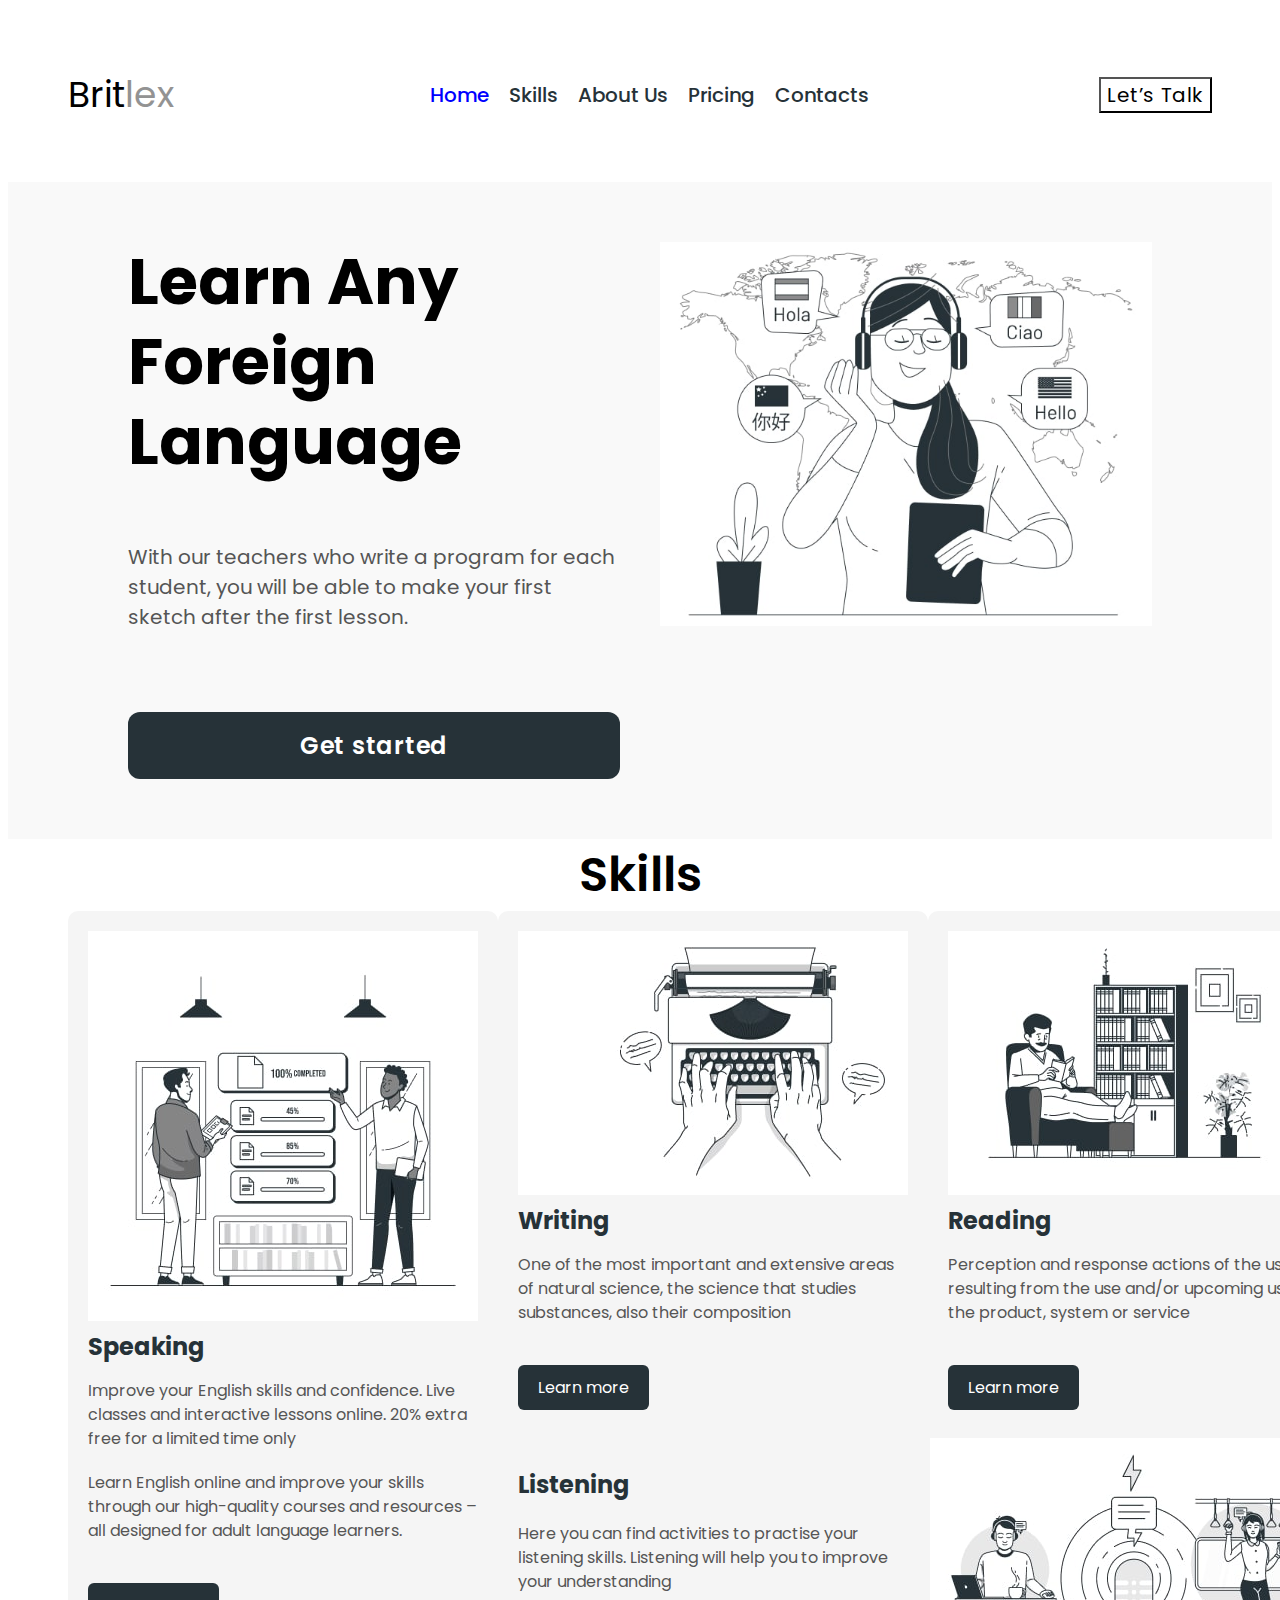
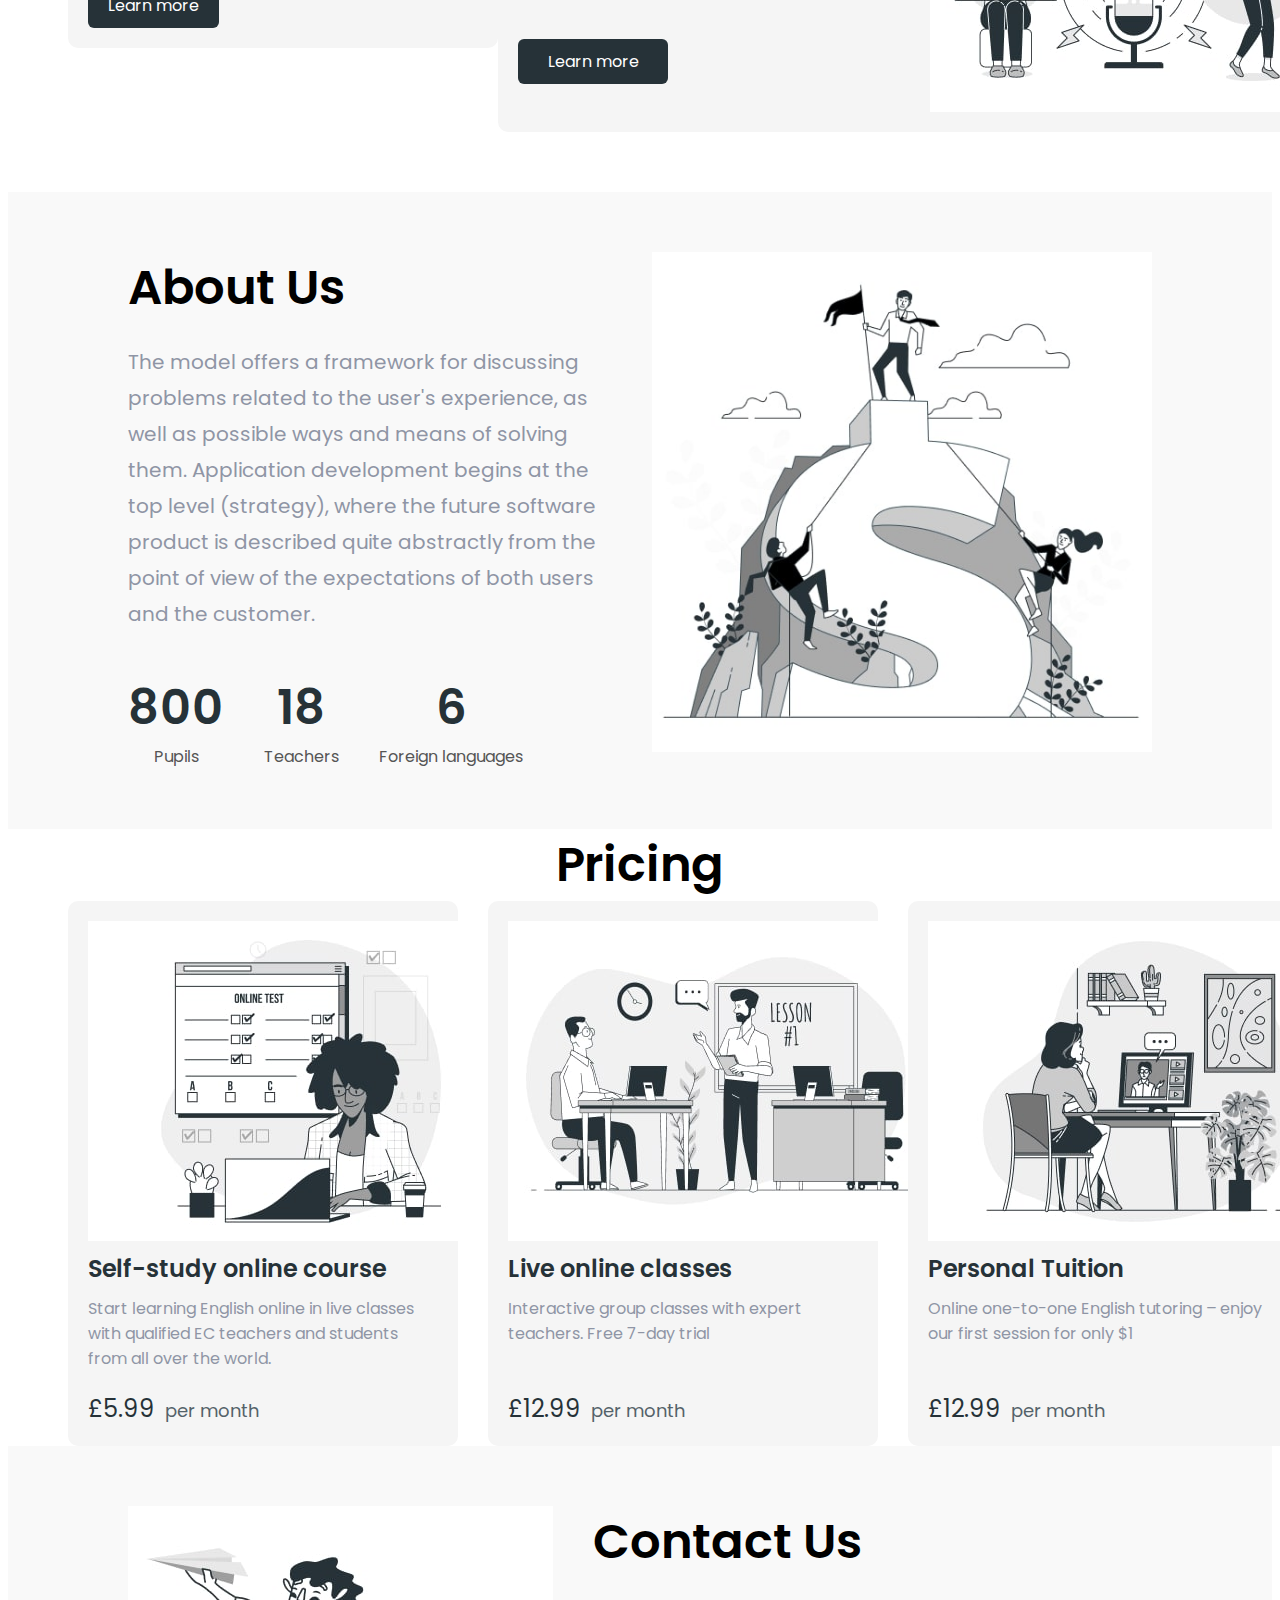
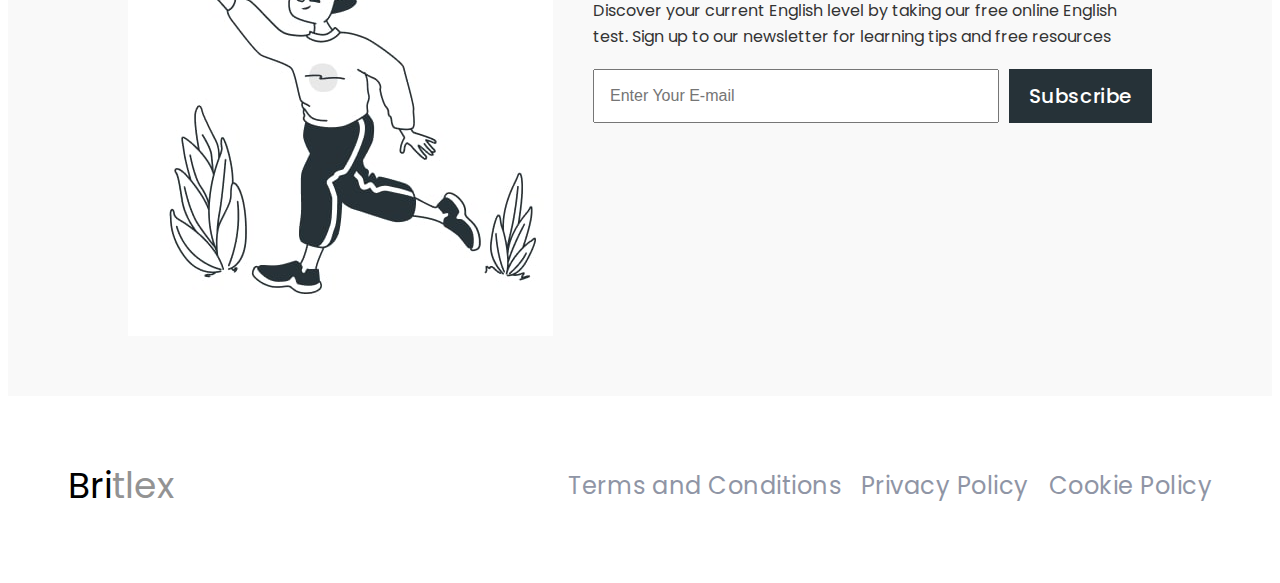
<file: Britlex/index.html>
<!DOCTYPE html>
<html lang="en">

<head>
    <meta charset="UTF-8">
    <meta name="viewport" content="width=device-width, initial-scale=1.0">
    <title>Britlex</title>
    <link rel="preconnect" href="https://fonts.googleapis.com">
    <link rel="preconnect" href="https://fonts.gstatic.com" crossorigin>
    <link href="https://fonts.googleapis.com/css2?family=Poppins:wght@400;500;600&display=swap" rel="stylesheet">
    <link rel="stylesheet" href="https://cdnjs.cloudflare.com/ajax/libs/modern-normalize/3.0.1/modern-normalize.min.css"
        integrity="sha512-q6WgHqiHlKyOqslT/lgBgodhd03Wp4BEqKeW6nNtlOY4quzyG3VoQKFrieaCeSnuVseNKRGpGeDU3qPmabCANg=="
        crossorigin="anonymous" referrerpolicy="no-referrer" />
    <link rel="stylesheet" href="styles.css">
</head>

<body>
    <header class="header">
        <nav class="nav">
            <a class="logo" href="index.html">Brit<span class="logo-part">lex</span></a>
            <ul class="nav-list">
                <li><a class="nav-link current" href="index.html">Home</a></li>
                <li><a class="nav-link" href="./skills.html">Skills</a></li>
                <li><a class="nav-link" href="./about.html">About Us</a></li>
                <li><a class="nav-link" href="./pricing.html">Pricing</a></li>
                <li><a class="nav-link" href="./contact.html">Contacts</a></li>
            </ul>
        </nav>
        <button class="header-btn" type="button">Let’s Talk</button>
    </header>
    <main>
        <!-- hero -->
        <section class="hero">
            <h1 class="hero-title">Learn
                Any Foreign
                Language</h1>
            <p class="hero-text">With our teachers who write a program for
                each student, you will be able to make your
                first sketch after the first lesson.</p>
            <button class="hero-btn">Get started</button>
            <img class="hero-image" src="./images/learning-languages-min.jpg" alt="girl listen audio" width="654">
        </section>
        <!-- skills -->
        <section>
            <h2 class="section-title skills-title">Skills</h2>
            <ul class="skills-list">
                <li class="skills-item">
                    <img src="./images/shared-goals-min.jpg" alt="two man speak" width="390">
                    <h3 class="skills-subtitle">Speaking</h3>
                    <p class="skills-text">Improve your English skills and confidence.
                        Live classes and interactive lessons online.
                        20% extra free for a limited time only</p>

                    <p class="skills-text"> Learn English online and improve your
                        skills through our high-quality courses
                        and resources – all designed for adult language learners.</p>

                    <a class="skills-link" href="">Learn more</a>
                </li>
                <li class="skills-item">
                    <img src="./images/typewriter-min.jpg" alt="writing" width="390">
                    <h3 class="skills-subtitle">Writing</h3>
                    <p class="skills-text">One of the most important and extensive
                        areas of natural science, the science that
                        studies substances, also their composition</p>
                    <a class="skills-link" href="">Learn more</a>
                </li>
                <li class="skills-item">
                    <img src="./images/house-bookshelves-min.jpg" alt="reading" width="390">
                    <h3 class="skills-subtitle">Reading</h3>
                    <p class="skills-text">Perception and response actions of the user
                        resulting from the use and/or upcoming use
                        of the product, system or service</p>
                    <a class="skills-link" href="">Learn more</a>
                </li>
                <li class="skills-item">
                    <div class="skills-content">
                        <div class="skills-text-wrapper">
                            <h3 class="skills-subtitle">Listening</h3>
                            <p class="skills-text">Here you can find activities to practise
                                your listening skills. Listening will help you to improve your understanding</p>
                            <a class="skills-link" href="">Learn more</a>
                        </div>
                        <img src="./images/podcast-audience-min.jpg" alt="podcast" width="408" class="skills-image">
                    </div>
                </li>
            </ul>
        </section>
        <!-- About -->
        <section class="about">
            <div class="about-text-container">
                <h2 class="section-title">About Us</h2>
                <p class="about-text">The model offers a framework for discussing problems related to the user's
                    experience, as well as possible ways and means of solving them. Application development begins at
                    the top
                    level (strategy), where the future software product is described quite abstractly from the point of
                    view of
                    the expectations of both users and the customer.
                </p>
                <ul class="about-list">
                    <li>
                        <p class="about-num">800</p>
                        <p class="about-desk">Pupils</p>
                    </li>
                    <li>
                        <p class="about-num">18</p>
                        <p class="about-desk">Teachers</p>
                    </li>
                    <li>
                        <p class="about-num">6</p>
                        <p class="about-desk">Foreign languages</p>
                    </li>
                </ul>
            </div>
            <img src="./images/business-competition-min.jpg" alt="business competition" width="540">
        </section>
        <!-- Pricing -->
        <section>
            <h2 class="section-title pricing-title">Pricing</h2>
            <ul class="pricing-list">
                <li class="pricing-item">
                    <img src="./images/online-min.jpg" alt="online lessons" width="426">
                    <h3 class="pricing-subtitle">Self-study online course</h3>
                    <p class="pricing-text">Start learning English online in live classes with qualified EC teachers and
                        students from all over the world.</p>
                    <div class="pricing-footer">
                        <span class="pricing-num">£5.99</span>
                        <p class="pricing-desk">per month</p>
                    </div>
                </li>

                <li class="pricing-item">
                    <img src="./images/lesson-min.jpg" alt="lessons" width="426">
                    <h3 class="pricing-subtitle">Live online classes</h3>
                    <p class="pricing-text">Interactive group classes with expert teachers. Free 7-day trial</p>
                    <div class="pricing-footer">
                        <span class="pricing-num">£12.99</span>
                        <p class="pricing-desk">per month</p>
                    </div>
                </li>

                <li class="pricing-item">
                    <img src="./images/webinar-min.jpg" alt="online webinar" width="426">
                    <h3 class="pricing-subtitle">Personal Tuition</h3>
                    <p class="pricing-text">Online one-to-one English tutoring – enjoy our first session for only $1</p>
                    <div class="pricing-footer">
                        <span class="pricing-num">£12.99</span>
                        <p class="pricing-desk">per month</p>
                    </div>
                </li>
            </ul>
        </section>
        <!-- Contact Us -->
        <section class="contact">
            <img src="./images/contact-min.jpg" alt="boy" width="425">
            <div class="contact-content">
                <h2 class="section-title contact-title">Contact Us</h2>
                <p class="contact-text">
                    Discover your current English level by taking our free online English test. Sign up
                    to our newsletter for learning tips and free resources
                </p>
                <form class="contact-form">
                    <input class="contact-input" placeholder="Enter Your E-mail" type="email">
                    <button class="contact-btn" type="submit">Subscribe</button>
                </form>
            </div>
        </section>
    </main>
    <footer class="footer">
        <a class="logo" href="">Bri<span class="logo-part">tlex</span></a>
        <ul class="footer-list">
            <li><a class="footer-link" href="">Terms and Conditions</a></li>
            <li><a class="footer-link" href="">Privacy Policy</a></li>
            <li><a class="footer-link" href="">Cookie Policy</a></li>
        </ul>
    </footer>
</body>

</html>
</file>
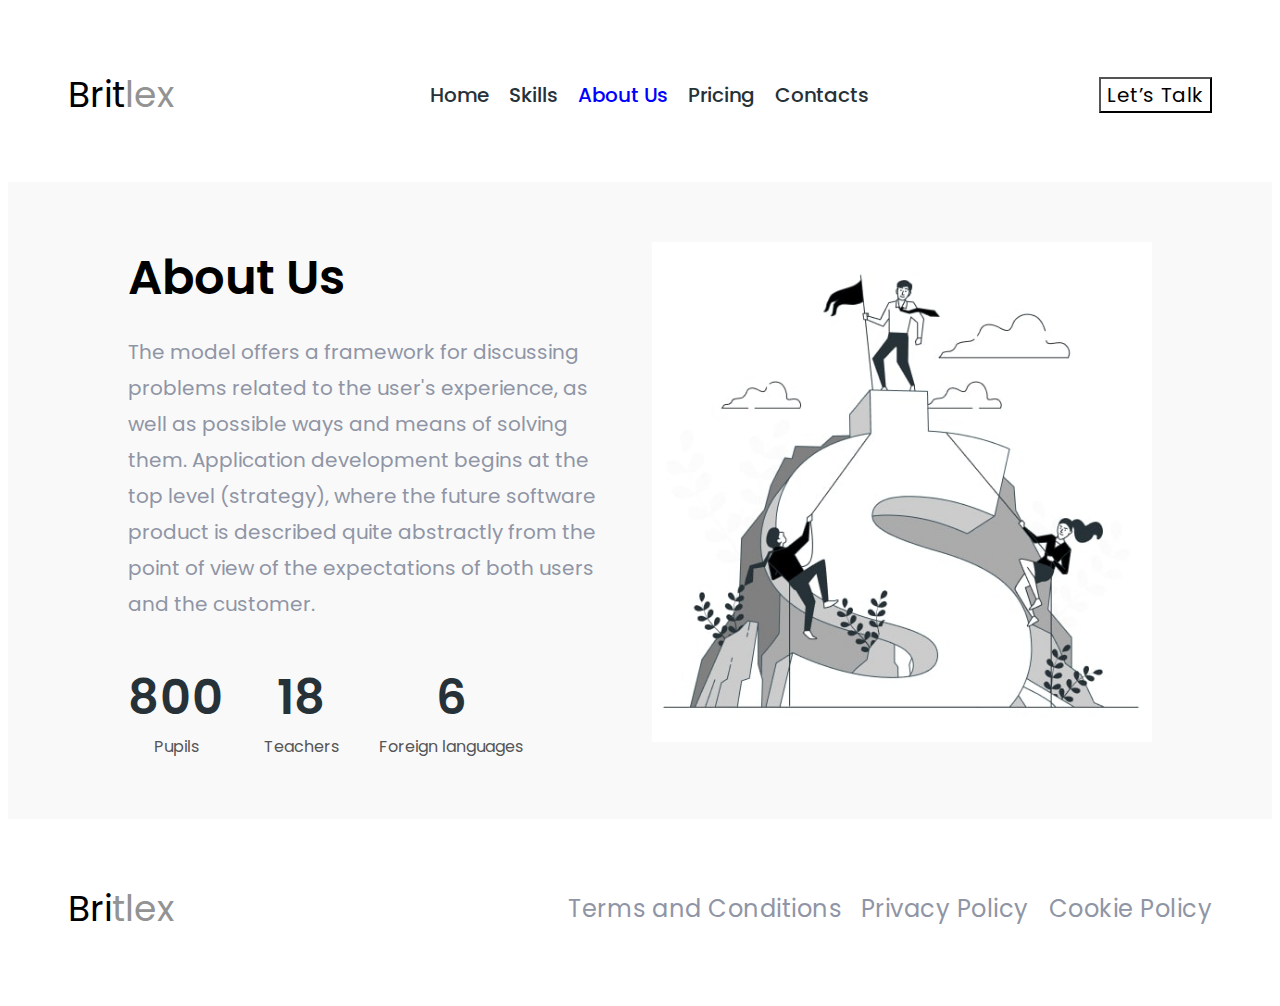
<file: Britlex/about.html>
<!DOCTYPE html>
<html lang="en">

<head>
    <meta charset="UTF-8">
    <meta name="viewport" content="width=device-width, initial-scale=1.0">
    <title>Britlex</title>
    <link rel="preconnect" href="https://fonts.googleapis.com">
    <link rel="preconnect" href="https://fonts.gstatic.com" crossorigin>
    <link href="https://fonts.googleapis.com/css2?family=Poppins:wght@400;500;600&display=swap" rel="stylesheet">
    <link rel="stylesheet" href="https://cdnjs.cloudflare.com/ajax/libs/modern-normalize/3.0.1/modern-normalize.min.css"
        integrity="sha512-q6WgHqiHlKyOqslT/lgBgodhd03Wp4BEqKeW6nNtlOY4quzyG3VoQKFrieaCeSnuVseNKRGpGeDU3qPmabCANg=="
        crossorigin="anonymous" referrerpolicy="no-referrer" />
    <link rel="stylesheet" href="styles.css">
</head>

<body>
    <header class="header">
        <nav class="nav">
            <a class="logo" href="index.html">Brit<span class="logo-part">lex</span></a>
            <ul class="nav-list">
                <li><a class="nav-link " href="index.html">Home</a></li>
                <li><a class="nav-link" href="./skills.html">Skills</a></li>
                <li><a class="nav-link current" href="./about.html">About Us</a></li>
                <li><a class="nav-link" href="./pricing.html">Pricing</a></li>
                <li><a class="nav-link" href="./contact.html">Contacts</a></li>
            </ul>
        </nav>
        <button class="header-btn" type="button">Let’s Talk</button>
    </header>
    <main>
        <section class="about">
            <div class="about-text-container">
                <h2 class="section-title">About Us</h2>
                <p class="about-text">The model offers a framework for discussing problems related to the user's
                    experience, as well as possible ways and means of solving them. Application development begins at
                    the top
                    level (strategy), where the future software product is described quite abstractly from the point of
                    view of
                    the expectations of both users and the customer.
                </p>
                <ul class="about-list">
                    <li>
                        <p class="about-num">800</p>
                        <p class="about-desk">Pupils</p>
                    </li>
                    <li>
                        <p class="about-num">18</p>
                        <p class="about-desk">Teachers</p>
                    </li>
                    <li>
                        <p class="about-num">6</p>
                        <p class="about-desk">Foreign languages</p>
                    </li>
                </ul>
            </div>
            <img src="./images/business-competition-min.jpg" alt="business competition" width="540">
        </section>
        <footer class="footer">
            <a class="logo" href="">Bri<span class="logo-part">tlex</span></a>
            <ul class="footer-list">
                <li><a class="footer-link" href="">Terms and Conditions</a></li>
                <li><a class="footer-link" href="">Privacy Policy</a></li>
                <li><a class="footer-link" href="">Cookie Policy</a></li>
            </ul>
        </footer>
    </main>
</body>

</html>
</file>
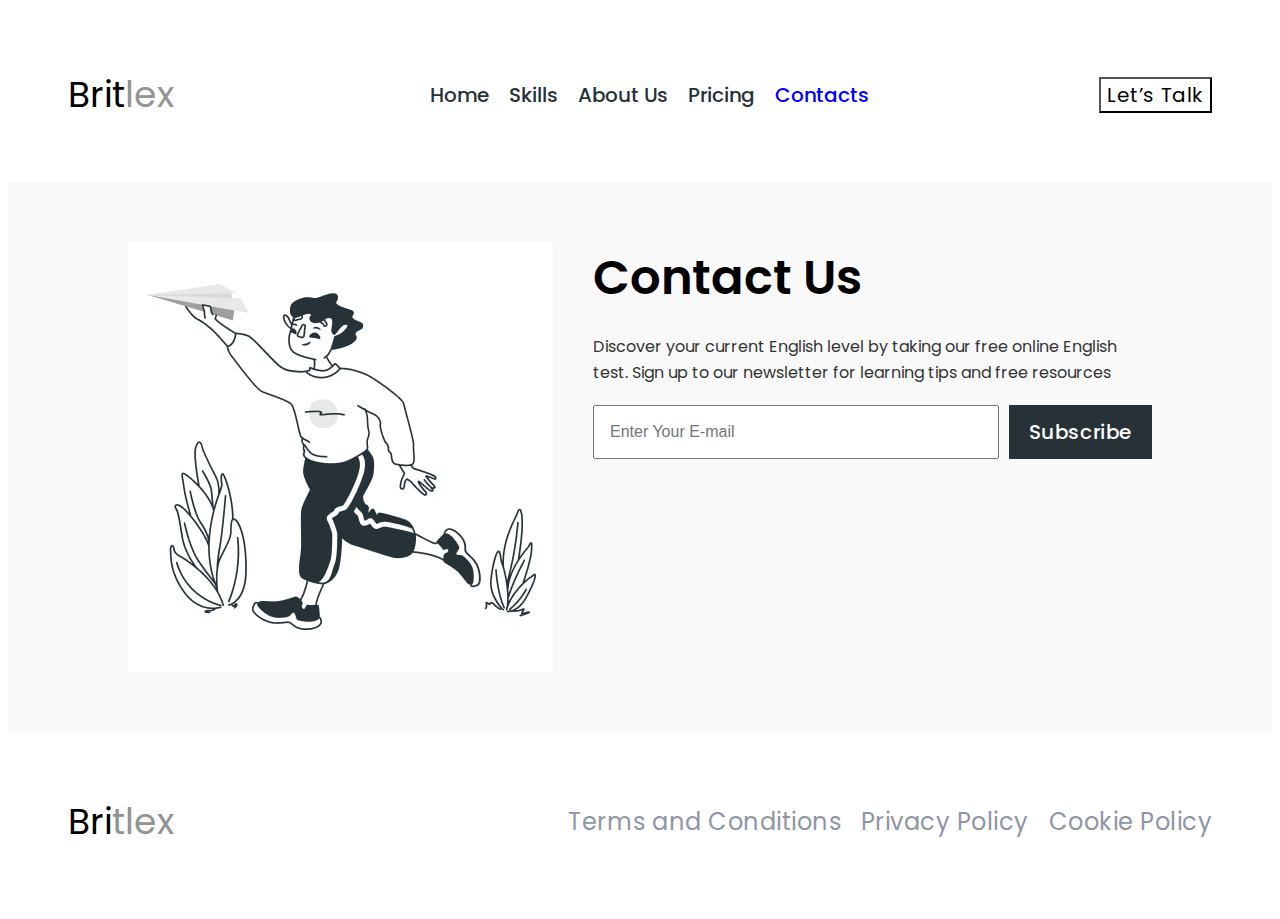
<file: Britlex/contact.html>
<!DOCTYPE html>
<html lang="en">

<head>
    <meta charset="UTF-8">
    <meta name="viewport" content="width=device-width, initial-scale=1.0">
    <title>Britlex</title>
    <link rel="preconnect" href="https://fonts.googleapis.com">
    <link rel="preconnect" href="https://fonts.gstatic.com" crossorigin>
    <link href="https://fonts.googleapis.com/css2?family=Poppins:wght@400;500;600&display=swap" rel="stylesheet">
    <link rel="stylesheet" href="https://cdnjs.cloudflare.com/ajax/libs/modern-normalize/3.0.1/modern-normalize.min.css"
        integrity="sha512-q6WgHqiHlKyOqslT/lgBgodhd03Wp4BEqKeW6nNtlOY4quzyG3VoQKFrieaCeSnuVseNKRGpGeDU3qPmabCANg=="
        crossorigin="anonymous" referrerpolicy="no-referrer" />
    <link rel="stylesheet" href="styles.css">
</head>

<body>
    <header class="header">
        <nav class="nav">
            <a class="logo" href="index.html">Brit<span class="logo-part">lex</span></a>
            <ul class="nav-list">
                <li><a class="nav-link " href="index.html">Home</a></li>
                <li><a class="nav-link" href="./skills.html">Skills</a></li>
                <li><a class="nav-link" href="./about.html">About Us</a></li>
                <li><a class="nav-link" href="./pricing.html">Pricing</a></li>
                <li><a class="nav-link current" href="./contact.html">Contacts</a></li>
            </ul>
        </nav>
        <button class="header-btn" type="button">Let’s Talk</button>
    </header>
    <main>
        <section class="contact">
            <img src="./images/contact-min.jpg" alt="boy" width="425">
            <div class="contact-content">
                <h2 class="section-title contact-title">Contact Us</h2>
                <p class="contact-text">
                    Discover your current English level by taking our free online English test. Sign up
                    to our newsletter for learning tips and free resources
                </p>
                <form class="contact-form">
                    <input class="contact-input" placeholder="Enter Your E-mail" type="email">
                    <button class="contact-btn" type="submit">Subscribe</button>
                </form>
            </div>
        </section>
    </main>
    <footer class="footer">
        <a class="logo" href="">Bri<span class="logo-part">tlex</span></a>
        <ul class="footer-list">
            <li><a class="footer-link" href="">Terms and Conditions</a></li>
            <li><a class="footer-link" href="">Privacy Policy</a></li>
            <li><a class="footer-link" href="">Cookie Policy</a></li>
        </ul>
    </footer>
</body>

</html>
</file>
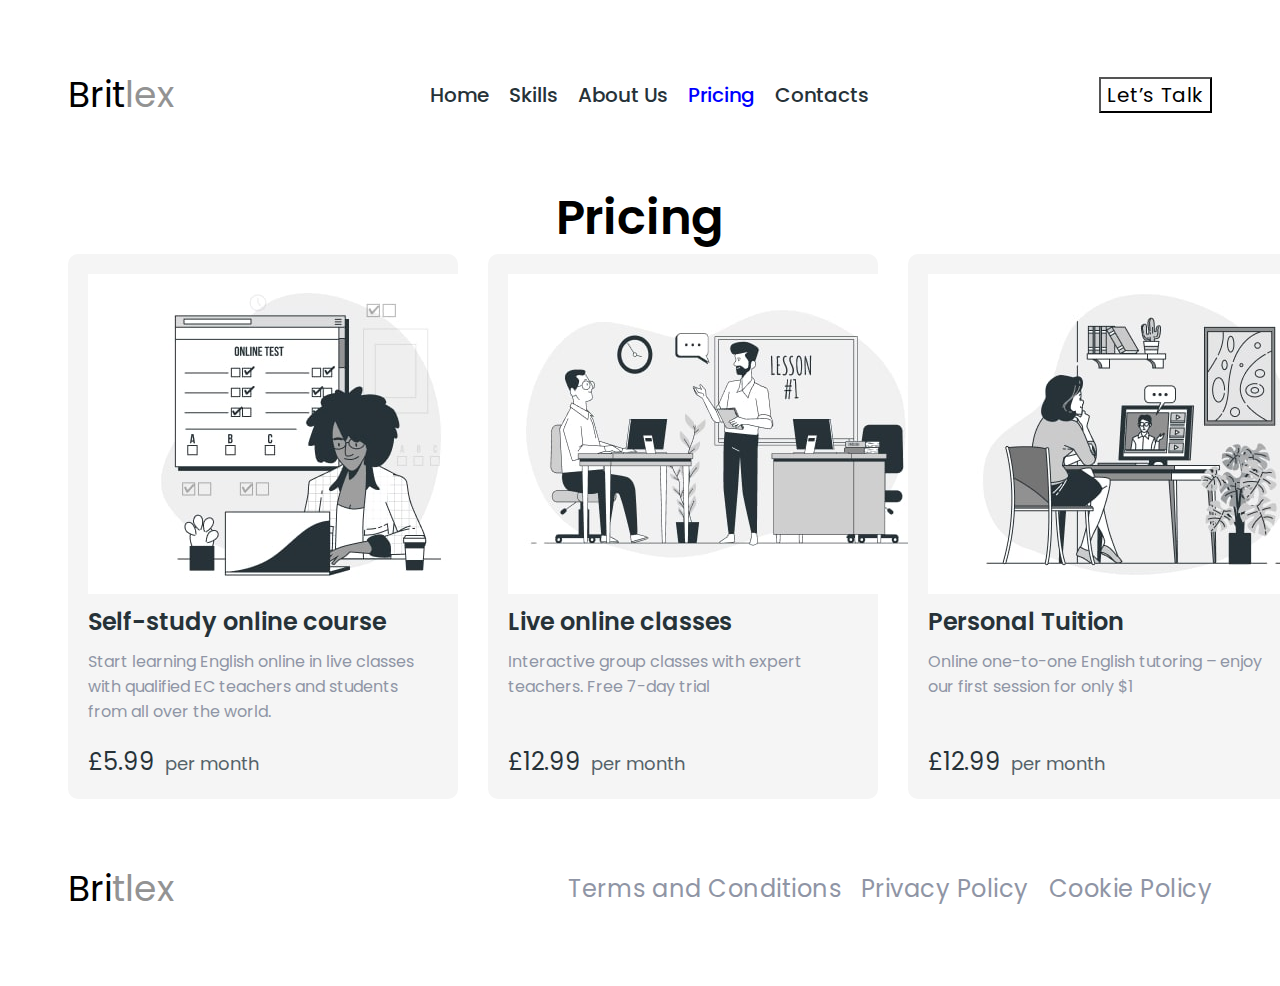
<file: Britlex/pricing.html>
<!DOCTYPE html>
<html lang="en">

<head>
    <meta charset="UTF-8">
    <meta name="viewport" content="width=device-width, initial-scale=1.0">
    <title>Britlex</title>
    <link rel="preconnect" href="https://fonts.googleapis.com">
    <link rel="preconnect" href="https://fonts.gstatic.com" crossorigin>
    <link href="https://fonts.googleapis.com/css2?family=Poppins:wght@400;500;600&display=swap" rel="stylesheet">
    <link rel="stylesheet" href="https://cdnjs.cloudflare.com/ajax/libs/modern-normalize/3.0.1/modern-normalize.min.css"
        integrity="sha512-q6WgHqiHlKyOqslT/lgBgodhd03Wp4BEqKeW6nNtlOY4quzyG3VoQKFrieaCeSnuVseNKRGpGeDU3qPmabCANg=="
        crossorigin="anonymous" referrerpolicy="no-referrer" />
    <link rel="stylesheet" href="styles.css">
</head>

<body>
    <header class="header">
        <nav class="nav">
            <a class="logo" href="index.html">Brit<span class="logo-part">lex</span></a>
            <ul class="nav-list">
                <li><a class="nav-link " href="index.html">Home</a></li>
                <li><a class="nav-link" href="./skills.html">Skills</a></li>
                <li><a class="nav-link" href="./about.html">About Us</a></li>
                <li><a class="nav-link current" href="./pricing.html">Pricing</a></li>
                <li><a class="nav-link" href="./contact.html">Contacts</a></li>
            </ul>
        </nav>
        <button class="header-btn" type="button">Let’s Talk</button>
    </header>
    <main>
        <section>
            <h2 class="section-title pricing-title">Pricing</h2>
            <ul class="pricing-list">
                <li class="pricing-item">
                    <img src="./images/online-min.jpg" alt="online lessons" width="426">
                    <h3 class="pricing-subtitle">Self-study online course</h3>
                    <p class="pricing-text">Start learning English online in live classes with qualified EC teachers and
                        students from all over the world.</p>
                    <div class="pricing-footer">
                        <span class="pricing-num">£5.99</span>
                        <p class="pricing-desk">per month</p>
                    </div>
                </li>

                <li class="pricing-item">
                    <img src="./images/lesson-min.jpg" alt="lessons" width="426">
                    <h3 class="pricing-subtitle">Live online classes</h3>
                    <p class="pricing-text">Interactive group classes with expert teachers. Free 7-day trial</p>
                    <div class="pricing-footer">
                        <span class="pricing-num">£12.99</span>
                        <p class="pricing-desk">per month</p>
                    </div>
                </li>

                <li class="pricing-item">
                    <img src="./images/webinar-min.jpg" alt="online webinar" width="426">
                    <h3 class="pricing-subtitle">Personal Tuition</h3>
                    <p class="pricing-text">Online one-to-one English tutoring – enjoy our first session for only $1</p>
                    <div class="pricing-footer">
                        <span class="pricing-num">£12.99</span>
                        <p class="pricing-desk">per month</p>
                    </div>
                </li>
            </ul>
        </section>
    </main>
    <footer class="footer">
        <a class="logo" href="">Bri<span class="logo-part">tlex</span></a>
        <ul class="footer-list">
            <li><a class="footer-link" href="">Terms and Conditions</a></li>
            <li><a class="footer-link" href="">Privacy Policy</a></li>
            <li><a class="footer-link" href="">Cookie Policy</a></li>
        </ul>
    </footer>
</body>

</html>
</file>
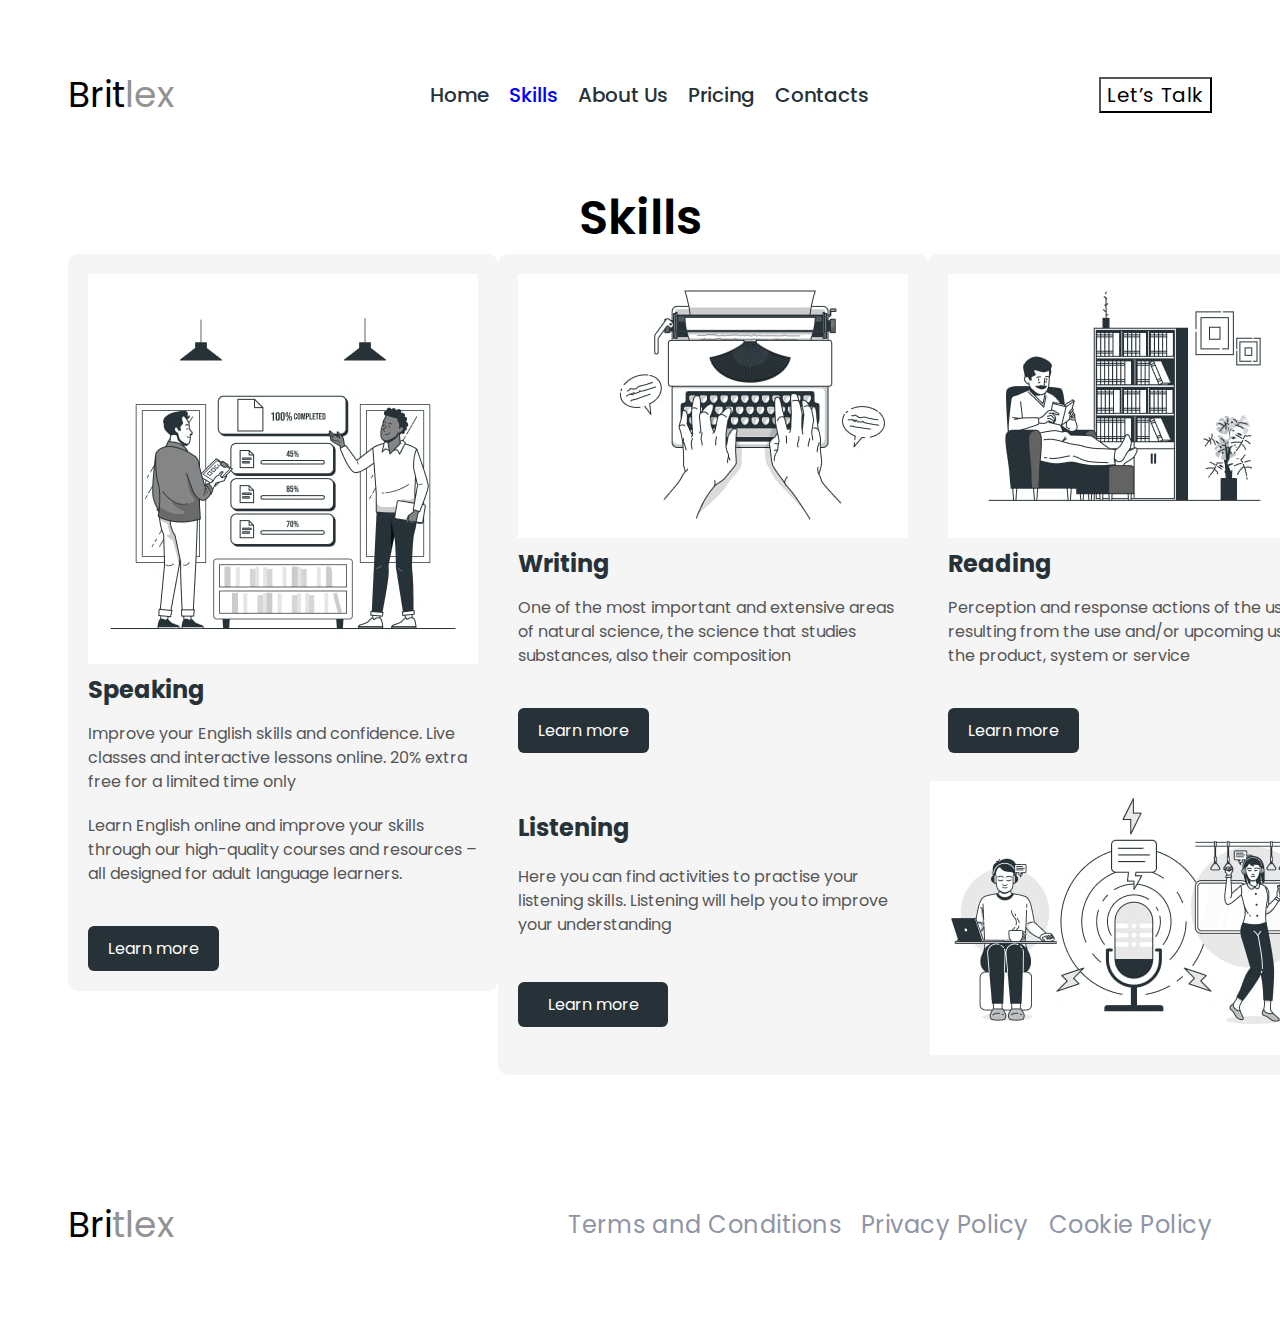
<file: Britlex/skills.html>
<!DOCTYPE html>
<html lang="en">

<head>
    <meta charset="UTF-8">
    <meta name="viewport" content="width=device-width, initial-scale=1.0">
    <title>Britlex</title>
    <link rel="preconnect" href="https://fonts.googleapis.com">
    <link rel="preconnect" href="https://fonts.gstatic.com" crossorigin>
    <link href="https://fonts.googleapis.com/css2?family=Poppins:wght@400;500;600&display=swap" rel="stylesheet">
    <link rel="stylesheet" href="https://cdnjs.cloudflare.com/ajax/libs/modern-normalize/3.0.1/modern-normalize.min.css"
        integrity="sha512-q6WgHqiHlKyOqslT/lgBgodhd03Wp4BEqKeW6nNtlOY4quzyG3VoQKFrieaCeSnuVseNKRGpGeDU3qPmabCANg=="
        crossorigin="anonymous" referrerpolicy="no-referrer" />
    <link rel="stylesheet" href="styles.css">
</head>

<body>
    <header class="header">
        <nav class="nav">
            <a class="logo" href="index.html">Brit<span class="logo-part">lex</span></a>
            <ul class="nav-list">
                <li><a class="nav-link " href="index.html">Home</a></li>
                <li><a class="nav-link current" href="./skills.html">Skills</a></li>
                <li><a class="nav-link" href="./about.html">About Us</a></li>
                <li><a class="nav-link" href="./pricing.html">Pricing</a></li>
                <li><a class="nav-link" href="./contact.html">Contacts</a></li>
            </ul>
        </nav>
        <button class="header-btn" type="button">Let’s Talk</button>
    </header>
    <main>
        <section>
            <h2 class="section-title skills-title">Skills</h2>
            <ul class="skills-list">
                <li class="skills-item">
                    <img src="./images/shared-goals-min.jpg" alt="two man speak" width="390">
                    <h3 class="skills-subtitle">Speaking</h3>
                    <p class="skills-text">Improve your English skills and confidence.
                        Live classes and interactive lessons online.
                        20% extra free for a limited time only</p>

                    <p class="skills-text"> Learn English online and improve your
                        skills through our high-quality courses
                        and resources – all designed for adult language learners.</p>

                    <a class="skills-link" href="">Learn more</a>
                </li>
                <li class="skills-item">
                    <img src="./images/typewriter-min.jpg" alt="writing" width="390">
                    <h3 class="skills-subtitle">Writing</h3>
                    <p class="skills-text">One of the most important and extensive
                        areas of natural science, the science that
                        studies substances, also their composition</p>
                    <a class="skills-link" href="">Learn more</a>
                </li>
                <li class="skills-item">
                    <img src="./images/house-bookshelves-min.jpg" alt="reading" width="390">
                    <h3 class="skills-subtitle">Reading</h3>
                    <p class="skills-text">Perception and response actions of the user
                        resulting from the use and/or upcoming use
                        of the product, system or service</p>
                    <a class="skills-link" href="">Learn more</a>
                </li>
                <li class="skills-item">
                    <div class="skills-content">
                        <div class="skills-text-wrapper">
                            <h3 class="skills-subtitle">Listening</h3>
                            <p class="skills-text">Here you can find activities to practise
                                your listening skills. Listening will help you to improve your understanding</p>
                            <a class="skills-link" href="">Learn more</a>
                        </div>
                        <img src="./images/podcast-audience-min.jpg" alt="podcast" width="408" class="skills-image">
                    </div>
                </li>
            </ul>
        </section>
    </main>
    <footer class="footer">
        <a class="logo" href="">Bri<span class="logo-part">tlex</span></a>
        <ul class="footer-list">
            <li><a class="footer-link" href="">Terms and Conditions</a></li>
            <li><a class="footer-link" href="">Privacy Policy</a></li>
            <li><a class="footer-link" href="">Cookie Policy</a></li>
        </ul>
    </footer>
</body>

</html>
</file>
<file: Britlex/styles.css>
body {
    font-family: 'Poppins', sans-serif;
    color: #8f95a5;
    font-size: 20px;
}

ul {
    list-style: none;
    margin: 0;
    padding: 0;
}

h1,
h2,
h3,
p {
    margin: 0;
}

a {
    text-decoration: none;
}

.section-title {
    font-weight: 600;
    font-size: 48px;
    color: #000;
}

button {
    cursor: pointer;
    font-family: inherit;
}

/* header */

.header {
    display: flex;
    justify-content: space-between;
    align-items: center;
    padding: 60px;

}

.nav {
    display: flex;
    gap: 20px;
    align-items: center;
}

.logo {
    font-size: 36px;
    line-height: 1.5;
    color: #000;
}

.logo-part {
    color: #939393;
}

.nav-list {
    display: flex;
    gap: 20px;
    align-items: center;
    margin-left: 236px;
    margin-right: 121px;
    margin-top: 12px;
    margin-bottom: 12px;
    padding: 0;
}

.nav-link {
    font-weight: 500;
    color: #263238;
    text-decoration: none;
}

.current {
    color: blue;
}

.nav-link:hover,
.nav-link:focus {
    color: tomato;
}

.header-btn {
    font-family: inherit;
    font-size: 20px;
    letter-spacing: 0.03em;
    color: #000;
    background-color: transparent;
    cursor: pointer;
    margin-left: auto;
}

.header-btn:hover {
    color: tomato;
}

/* hero */

.hero {
    display: grid;
    grid-template-columns: 1fr 1fr;
    align-items: center;
    gap: 40px;
    padding: 60px 120px;
    background-color: #f9f9f9;
}

.hero-title,
.hero-text,
.hero-btn {
    grid-column: 1 / 2;
}

.hero-image {
    grid-column: 2 / 3;
    grid-row: 1 / 4;
    max-width: 600px;
    width: 100%;
    height: auto;
    align-self: start;
    justify-self: end;
}

.hero-title {
    font-weight: 700;
    font-size: 64px;
    line-height: 1.25;
    color: #000;
    margin-bottom: 20px;
}

.hero-text {
    font-size: 20px;
    color: #555;
    margin-bottom: 40px;
}

.hero-btn {
    font-weight: 600;
    font-size: 24px;
    letter-spacing: 0.03em;
    color: #fff;
    background-color: #263238;
    padding: 16px 32px;
    border: none;
    border-radius: 12px;
    cursor: pointer;
    transition: background-color 0.3s ease, color 0.3s ease;
}

.hero-btn:hover,
.hero-btn:focus {
    background-color: tomato;
    color: #e1e3ea;
}

/* skills */

.skills-list {
    display: grid;
    grid-template-columns: 1fr 1fr 1fr;
    gap: 0;
    padding: 0;
    margin: 0;
    list-style: none;
    padding: 60px;
    padding-top: 0;
    grid-template-rows: auto auto;
}

.skills-item {
    background-color: #f5f5f5;
    padding: 20px;
    border-radius: 10px;
    width: 100%;
    box-sizing: border-box;
    text-align: left;
    margin-bottom: 0;
}

.skills-item:nth-child(1) {
    grid-column: 1 / 2;
    grid-row: 1;
}

.skills-item:nth-child(2) {
    grid-column: 2 / 3;
    grid-row: 1;
}

.skills-item:nth-child(3) {
    grid-column: 3 / 4;
    grid-row: 1;
}

.skills-item:nth-child(4) {
    grid-column: 2 / 4;
    grid-row: 2;
    align-self: start;
    margin-top: -230px;
}

.skills-item:nth-child(4) .skills-link {
    width: auto;
    max-width: 150px;
    padding: 10px 20px;
    text-align: center;
    display: inline-block;
    box-sizing: border-box;
}

.skills-title {
    text-align: center;
}

.skills-subtitle {
    font-weight: 700;
    font-size: 24px;
    color: #263238;
    margin-bottom: 15px;
}

.skills-text {
    font-size: 16px;
    color: #555;
    line-height: 1.5;
    margin-bottom: 20px;
}

.skills-link {
    display: inline-block;
    background-color: #263238;
    color: #fff;
    text-decoration: none;
    font-size: 16px;
    padding: 10px 20px;
    border-radius: 6px;
    margin-top: 20px;
    box-sizing: border-box;
    max-width: 100%;
}

.skills-content {
    display: flex;
    align-items: center;
    justify-content: space-between;
    gap: 10px;
}

.skills-text-wrapper {
    flex: 1;
    max-width: 50%;
    display: flex;
    flex-direction: column;
    gap: 5px;
}

.skills-image {
    flex-shrink: 0;
    width: 408px;
    height: auto;
    object-fit: cover;
}

/* about */
.about {
    display: flex;
    justify-content: space-between;
    align-items: flex-start;
    gap: 40px;
    padding: 60px 120px;
    background-color: #f9f9f9;
}

.about-text-container {
    display: flex;
    flex-direction: column;
    gap: 20px;
    max-width: 500px;
}

.about-text {
    line-height: 1.8;
    margin-bottom: 20px;
}

.about-list {
    list-style-type: none;
    padding: 0;
    margin: 0;
    display: flex;
    gap: 40px;
}

.about-list li {
    display: flex;
    flex-direction: column;
    align-items: center;
}

.about-num {
    font-weight: 600;
    font-size: 48px;
    color: #263238;
    margin: 0;
}

.about-desk {
    font-size: 16px;
    color: #555;
}

.about img {
    max-width: 500px;
    height: auto;
    align-self: flex-start;
}

/* pricing */

.pricing-title {
    text-align: center;
}

.pricing-list {
    display: flex;
    gap: 30px;
    list-style: none;
    padding: 0;
    margin: 0;
    align-items: stretch;
    margin-left: 60px;
    margin-right: auto;
    width: max-content;
}

.pricing-item {
    background-color: #f5f5f5;
    padding: 20px;
    border-radius: 10px;
    width: 350px;
    display: flex;
    flex-direction: column;
}

.pricing-subtitle {
    font-weight: 600;
    font-size: 24px;
    margin-top: 10px;
    color: #263238;
}

.pricing-text {
    font-size: 16px;
    margin: 10px 0 20px;
    flex-grow: 1;
}

.pricing-footer {
    display: flex;
    align-items: baseline;
    gap: 10px;
    margin-top: auto;
}

.pricing-num {
    font-size: 24px;
    color: #263238;
}

.pricing-desk {
    font-size: 18px;
    color: #546269;
    margin: 0;
}

/* contact us */

.contact {
    display: flex;
    align-items: flex-start;
    justify-content: space-between;
    gap: 40px;
    padding: 60px 120px;
    background-color: #f9f9f9;
}

.contact img {
    max-width: 425px;
    height: auto;
    flex-shrink: 0;
}

.contact-content {
    display: flex;
    flex-direction: column;
    gap: 20px;
    max-width: 600px;
    align-self: flex-start;
}

.contact-title {
    text-align: left;
}

.contact-text {
    font-size: 16px;
    line-height: 1.6;
    color: #333;
}

.contact-form {
    display: flex;
    gap: 10px;
    flex-wrap: wrap;
}

.contact-input {
    font-size: 16px;
    line-height: 1.875;
    color: #8f95a5;
    padding: 10px 15px;
    flex: 1;
    min-width: 200px;
}

.contact-btn {
    background-color: #263238;
    font-weight: 500;
    font-size: 20px;
    letter-spacing: 0.03em;
    color: #fff;
    padding: 10px 20px;
    border: none;
    cursor: pointer;
}

/* footer */

.footer {
    display: flex;
    justify-content: space-between;
    align-items: center;
    padding: 60px;
}

.footer-list {
    display: flex;
    gap: 20px;
    align-items: center;
    margin-left: 236px;
    margin-top: 12px;
    margin-bottom: 12px;
    padding: 0;
}

.footer-link {
    font-size: 24px;
    letter-spacing: 0.02em;
    color: #8f95a5;
}

/* MOBILE STYLES */

@media (max-width: 1024px) {
    body {
        font-size: 16px;
    }

    .header {
        flex-direction: column;
        padding: 20px;
    }

    .hero {
        grid-template-columns: 1fr;
    }

    .pricing-list {
        flex-direction: column;
    }

    .footer {
        flex-direction: column;
    }
}

@media (max-width: 767px) {
    body {
        font-size: 16px;
        padding: 0;
        margin: 0;
    }

    .header {
        flex-direction: column;
        padding: 30px 20px;
        align-items: flex-start;
    }

    .nav {
        flex-direction: column;
        align-items: flex-start;
        gap: 10px;
        width: 100%;
    }

    .nav-list {
        flex-direction: column;
        align-items: flex-start;
        margin: 20px 0 0;
        padding: 0;
    }

    .header-btn {
        margin-left: 0;
        padding: 10px 20px;
    }

    .hero {
        grid-template-columns: 1fr;
        padding: 40px 20px;
        text-align: center;
    }

    .hero-title {
        font-size: 40px;
    }

    .hero-text {
        font-size: 16px;
        margin-bottom: 20px;
    }

    .hero-image {
        order: -1;
        width: 100%;
        max-width: 100%;
        justify-self: center;
        grid-column: 1 / 2;
    }

    .skills-list {
        display: flex;
        flex-direction: column;
        gap: 20px;
        padding: 20px;
    }

    .skills-item {
        all: unset;
        display: block;
        background-color: #f5f5f5;
        padding: 20px;
        border-radius: 10px;
        width: 100%;
        box-sizing: border-box;
        text-align: center;
    }

    .skills-item:nth-child(4) {
        margin-top: 0;
    }

    .about {
        flex-direction: column;
        padding: 40px 20px;
        align-items: center;
    }

    .about img {
        width: 100%;
        max-width: 100%;
    }

    .about-text-container {
        max-width: 100%;
    }

    .about-list {
        flex-direction: column;
        gap: 20px;
    }

    .pricing-list {
        flex-direction: column;
        align-items: center;
        margin: 20px auto;
    }

    .contact {
        flex-direction: column;
        padding: 40px 20px;
        align-items: center;
    }

    .contact img {
        max-width: 100%;
        margin-bottom: 20px;
    }

    .contact-content {
        max-width: 100%;
        align-items: center;
        text-align: center;
    }

    .footer {
        flex-direction: column;
        padding: 30px 20px;
        text-align: center;
        gap: 20px;
    }

    .footer-list {
        flex-direction: column;
        align-items: center;
        margin-left: 0;
    }

    .hero,
    .about,
    .contact {
        flex-direction: column;
        padding: 30px 20px;
        text-align: center;
    }

    .hero-image,
    .about img,
    .contact img,
    .skills-image {
        width: 100%;
        max-width: 100%;
        height: auto;
        margin: 0 auto;
    }

    .hero {
        display: flex;
        flex-direction: column-reverse;
        gap: 30px;
    }

    .hero-title {
        font-size: 36px;
    }

    .hero-btn {
        font-size: 18px;
        padding: 12px 24px;
    }

    .skills-content {
        flex-direction: column;
        align-items: center;
    }

    .skills-text-wrapper {
        max-width: 100%;
        text-align: center;
    }

    .about-text-container,
    .contact-content {
        max-width: 100%;
        text-align: center;
        align-items: center;
    }

    .contact-form {
        flex-direction: column;
        align-items: stretch;
    }

    .contact-input,
    .contact-btn {
        width: 100%;
    }

    img {
        max-width: 100%;
        height: auto;
        display: block;
    }

    .skills-image,
    .about img,
    .contact img {
        max-width: 100%;
        height: auto;
    }

    .about,
    .contact,
    .hero {
        flex-direction: column;
        padding: 30px 20px;
    }

    .pricing-list {
        flex-direction: column;
        align-items: center;
        margin-left: 0;
    }
}
</file>
